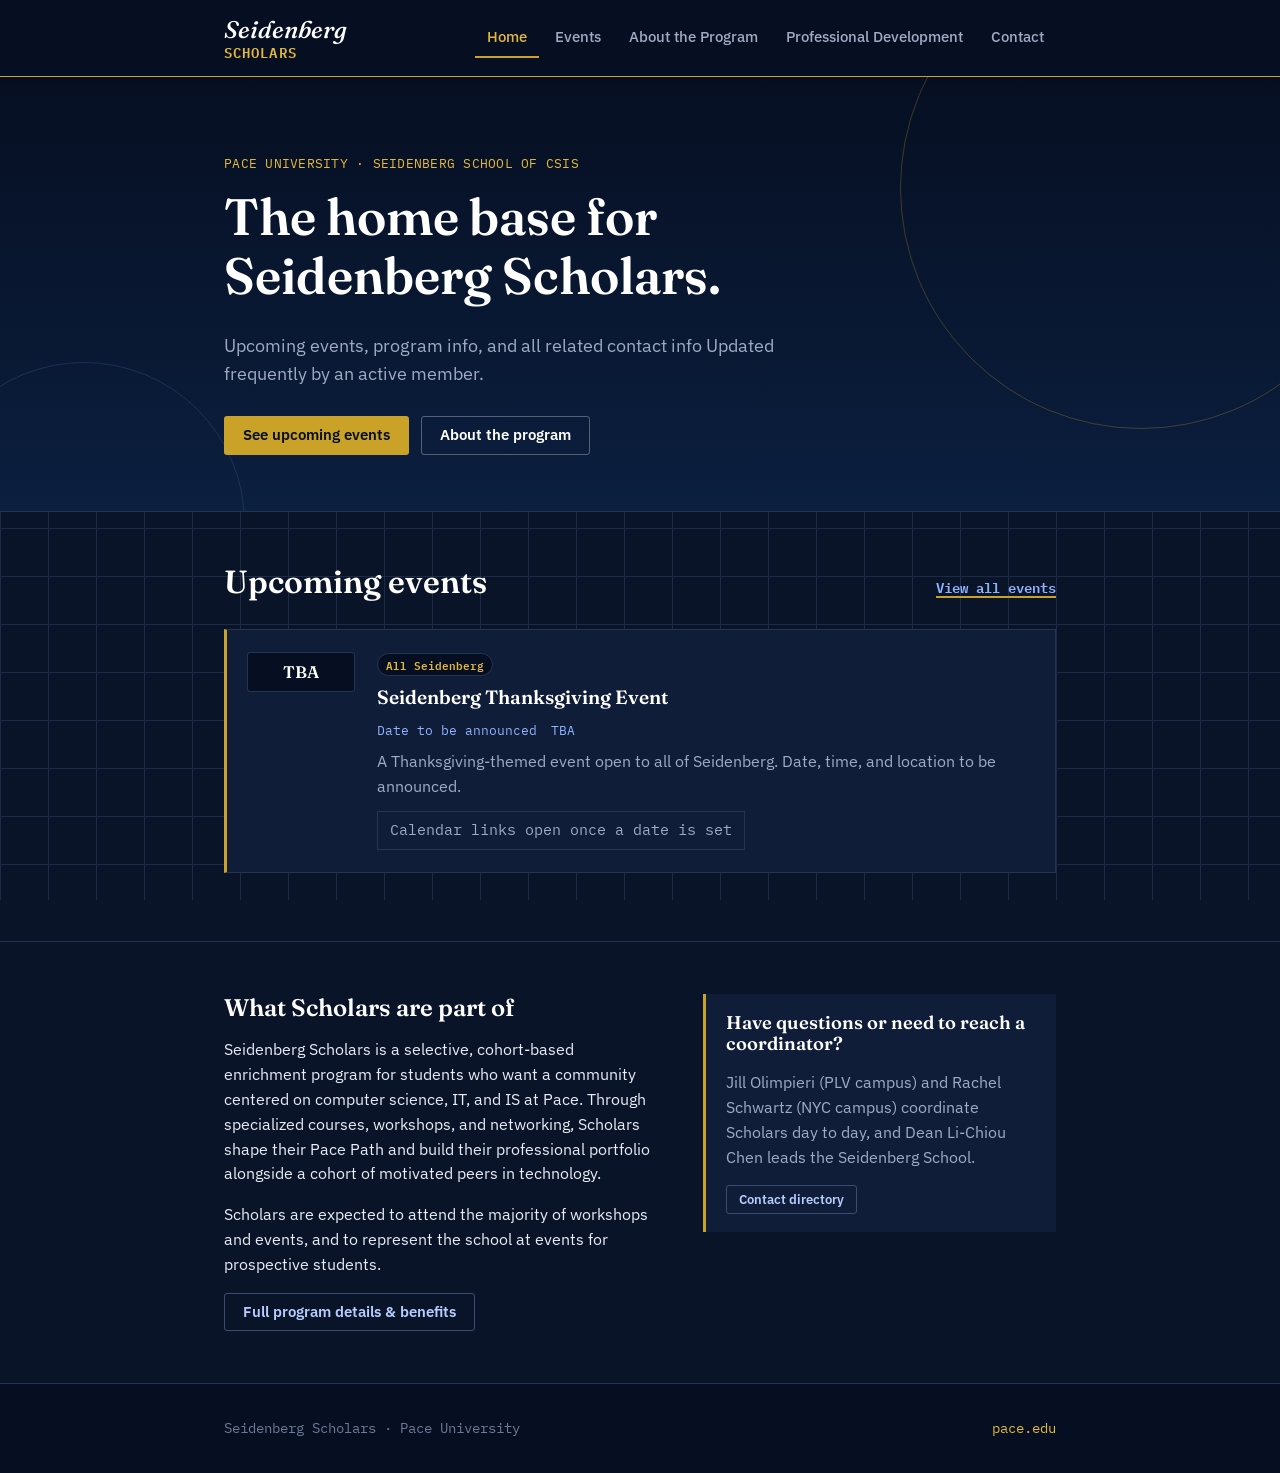
<file: index.html>
<!DOCTYPE html>
<html lang="en">
<head>
<meta charset="UTF-8">
<meta name="viewport" content="width=device-width, initial-scale=1.0">
<title>Seidenberg Scholars — Home</title>
<meta name="description" content="The hub for Seidenberg Scholars at Pace University: upcoming events, program benefits, and coordinator contacts.">
<link rel="stylesheet" href="css/style.css">
</head>
<body>
<a class="skip-link" href="#main">Skip to content</a>

<header class="site-header">
  <div class="wrap">
    <a class="wordmark" href="index.html">
      <span class="w1">Seidenberg</span>
      <span class="w2">SCHOLARS</span>
    </a>
    <nav class="site-nav" aria-label="Primary">
      <ul>
        <li><a href="index.html" aria-current="page">Home</a></li>
        <li><a href="events.html">Events</a></li>
        <li><a href="about.html">About the Program</a></li>
        <li><a href="professional-development.html">Professional Development</a></li>
        <li><a href="contact.html">Contact</a></li>
      </ul>
    </nav>
  </div>
</header>

<main id="main">
  <section class="hero">
    <div class="wrap">
      <p class="eyebrow">PACE UNIVERSITY · SEIDENBERG SCHOOL OF CSIS</p>
      <h1>The home base for Seidenberg Scholars.</h1>
      <p class="lede">Upcoming events, program info, and all related contact info Updated frequently by an active member.</p>
      <div class="hero-actions">
        <a class="btn btn-gold" href="events.html">See upcoming events</a>
        <a class="btn btn-outline" href="about.html">About the program</a>
      </div>
    </div>
  </section>

  <section class="section">
    <div class="wrap">
      <div class="section-head">
        <h2>Upcoming events</h2>
        <a class="view-all" href="events.html">View all events</a>
      </div>
      <div id="home-events">
        <div class="empty-state">Loading events…</div>
      </div>
    </div>
  </section>

  <section class="section" style="border-bottom:none;">
    <div class="wrap two-col">
      <div>
        <h2>What Scholars are part of</h2>
        <p>Seidenberg Scholars is a selective, cohort-based enrichment program for students who want a community centered on computer science, IT, and IS at Pace. Through specialized courses, workshops, and networking, Scholars shape their Pace Path and build their professional portfolio alongside a cohort of motivated peers in technology.</p>
        <p>Scholars are expected to attend the majority of workshops and events, and to represent the school at events for prospective students.</p>
        <a class="btn btn-line" href="about.html">Full program details &amp; benefits</a>
      </div>
      <div class="rule-card">
        <h3>Have questions or need to reach a coordinator?</h3>
        <p>Jill Olimpieri (PLV campus) and Rachel Schwartz (NYC campus) coordinate Scholars day to day, and Dean Li-Chiou Chen leads the Seidenberg School.</p>
        <a class="btn btn-line btn-small" href="contact.html">Contact directory</a>
      </div>
    </div>
  </section>
</main>

<footer class="site-footer">
  <div class="wrap">
    <span>Seidenberg Scholars · Pace University</span>
    <span><a href="https://www.pace.edu" target="_blank" rel="noopener">pace.edu</a></span>
  </div>
</footer>

<script src="js/events.js"></script>
<script>
  ScholarsEvents.loadEvents("#home-events", { upcomingOnly: true, limit: 3 });
</script>
</body>
</html>
</file>
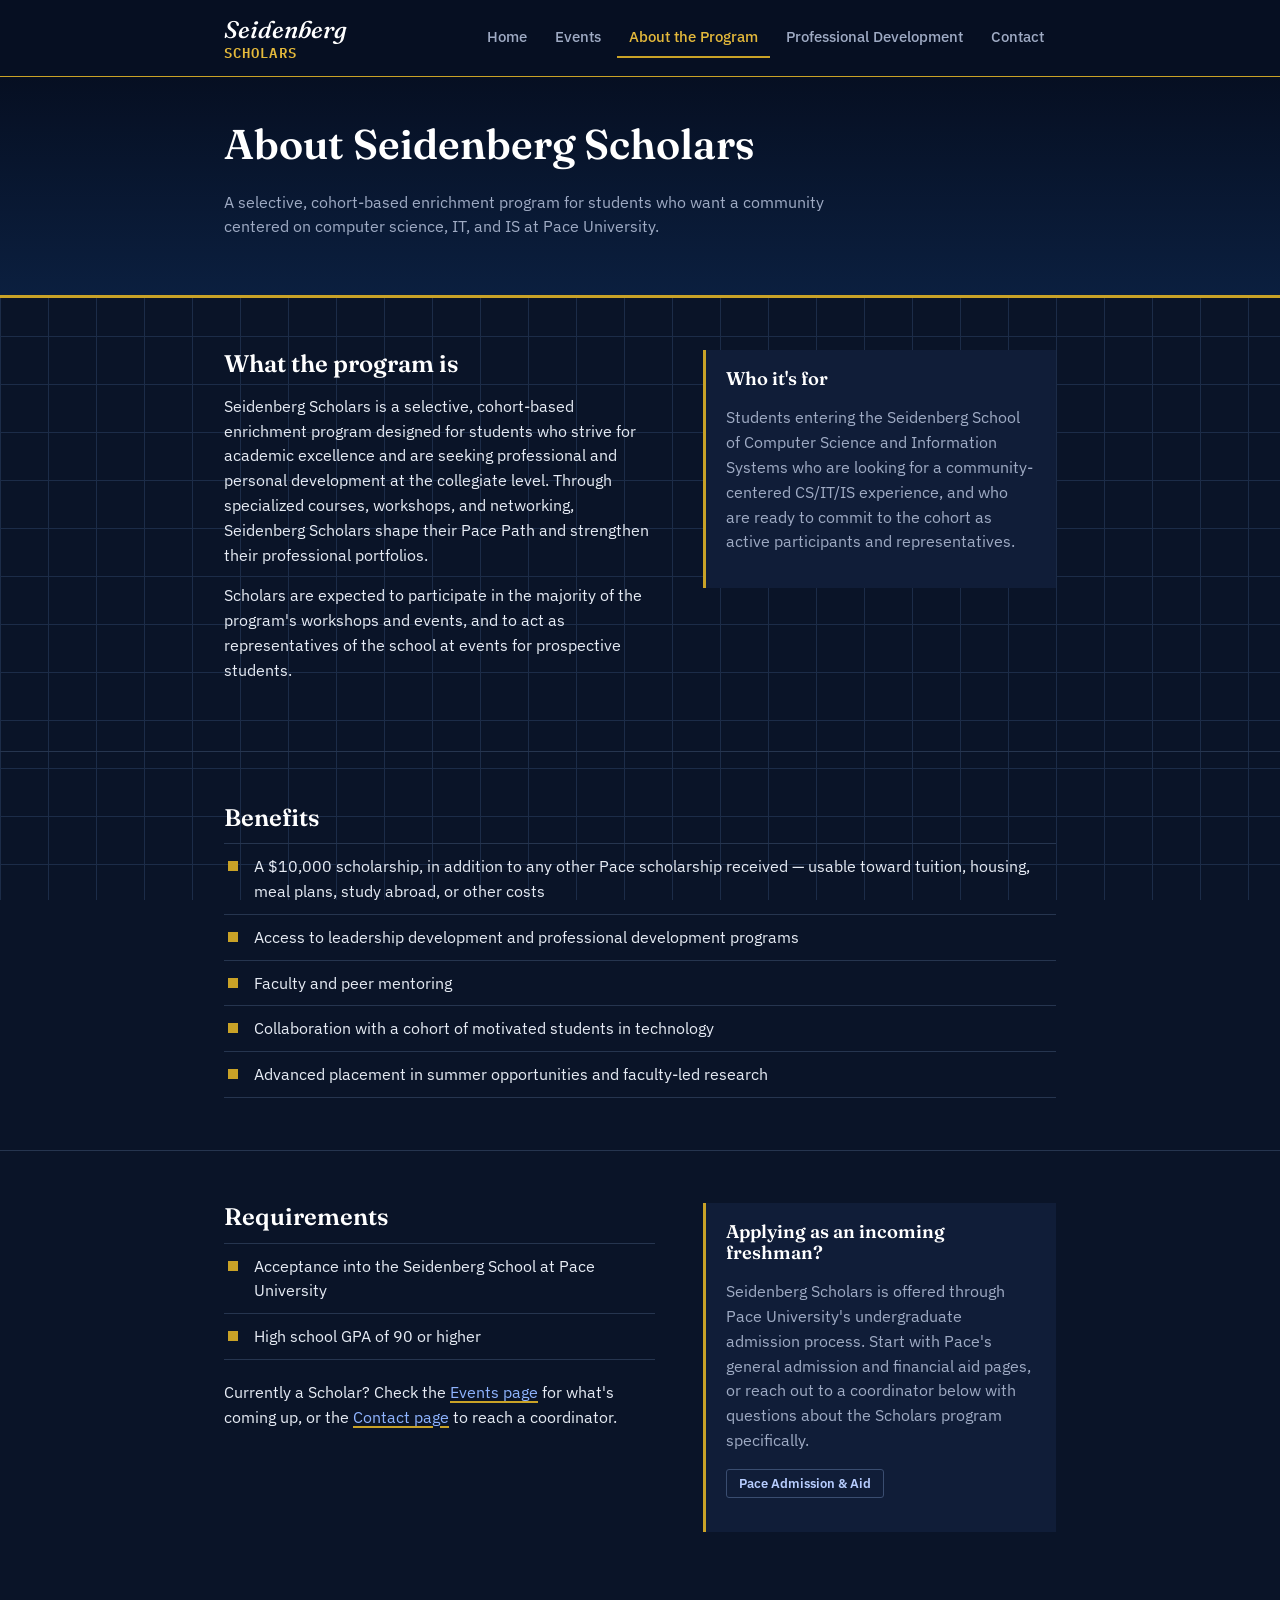
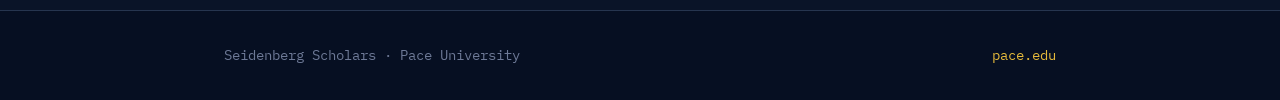
<file: about.html>
<!DOCTYPE html>
<html lang="en">
<head>
<meta charset="UTF-8">
<meta name="viewport" content="width=device-width, initial-scale=1.0">
<title>About the Program — Seidenberg Scholars</title>
<meta name="description" content="What Seidenberg Scholars is, who it's for, and what the program offers — for current Scholars and prospective incoming freshmen.">
<link rel="stylesheet" href="css/style.css">
</head>
<body>
<a class="skip-link" href="#main">Skip to content</a>

<header class="site-header">
  <div class="wrap">
    <a class="wordmark" href="index.html">
      <span class="w1">Seidenberg</span>
      <span class="w2">SCHOLARS</span>
    </a>
    <nav class="site-nav" aria-label="Primary">
      <ul>
        <li><a href="index.html">Home</a></li>
        <li><a href="events.html">Events</a></li>
        <li><a href="about.html" aria-current="page">About the Program</a></li>
        <li><a href="professional-development.html">Professional Development</a></li>
        <li><a href="contact.html">Contact</a></li>
      </ul>
    </nav>
  </div>
</header>

<main id="main">
  <section class="page-hero">
    <div class="wrap">
      <h1>About Seidenberg Scholars</h1>
      <p>A selective, cohort-based enrichment program for students who want a community centered on computer science, IT, and IS at Pace University.</p>
    </div>
  </section>

  <section class="section">
    <div class="wrap">
      <div class="two-col">
        <div>
          <h2>What the program is</h2>
          <p>Seidenberg Scholars is a selective, cohort-based enrichment program designed for students who strive for academic excellence and are seeking professional and personal development at the collegiate level. Through specialized courses, workshops, and networking, Seidenberg Scholars shape their Pace Path and strengthen their professional portfolios.</p>
          <p>Scholars are expected to participate in the majority of the program's workshops and events, and to act as representatives of the school at events for prospective students.</p>
        </div>
        <div class="rule-card">
          <h3>Who it's for</h3>
          <p>Students entering the Seidenberg School of Computer Science and Information Systems who are looking for a community-centered CS/IT/IS experience, and who are ready to commit to the cohort as active participants and representatives.</p>
        </div>
      </div>
    </div>
  </section>

  <section class="section">
    <div class="wrap">
      <h2>Benefits</h2>
      <ul class="check-list">
        <li>A $10,000 scholarship, in addition to any other Pace scholarship received — usable toward tuition, housing, meal plans, study abroad, or other costs</li>
        <li>Access to leadership development and professional development programs</li>
        <li>Faculty and peer mentoring</li>
        <li>Collaboration with a cohort of motivated students in technology</li>
        <li>Advanced placement in summer opportunities and faculty-led research</li>
      </ul>
    </div>
  </section>

  <section class="section" style="border-bottom:none;">
    <div class="wrap two-col">
      <div>
        <h2>Requirements</h2>
        <ul class="check-list">
          <li>Acceptance into the Seidenberg School at Pace University</li>
          <li>High school GPA of 90 or higher</li>
        </ul>
        <p style="margin-top:20px;">Currently a Scholar? Check the <a href="events.html">Events page</a> for what's coming up, or the <a href="contact.html">Contact page</a> to reach a coordinator.</p>
      </div>
      <div class="rule-card">
        <h3>Applying as an incoming freshman?</h3>
        <p>Seidenberg Scholars is offered through Pace University's undergraduate admission process. Start with Pace's general admission and financial aid pages, or reach out to a coordinator below with questions about the Scholars program specifically.</p>
        <p><a class="btn btn-line btn-small" href="https://www.pace.edu/admission-and-aid" target="_blank" rel="noopener">Pace Admission &amp; Aid</a></p>
        <!-- If you get a direct link to the Seidenberg Scholars application page,
             swap the URL above for it. -->
      </div>
    </div>
  </section>
</main>

<footer class="site-footer">
  <div class="wrap">
    <span>Seidenberg Scholars · Pace University</span>
    <span><a href="https://www.pace.edu" target="_blank" rel="noopener">pace.edu</a></span>
  </div>
</footer>
</body>
</html>
</file>
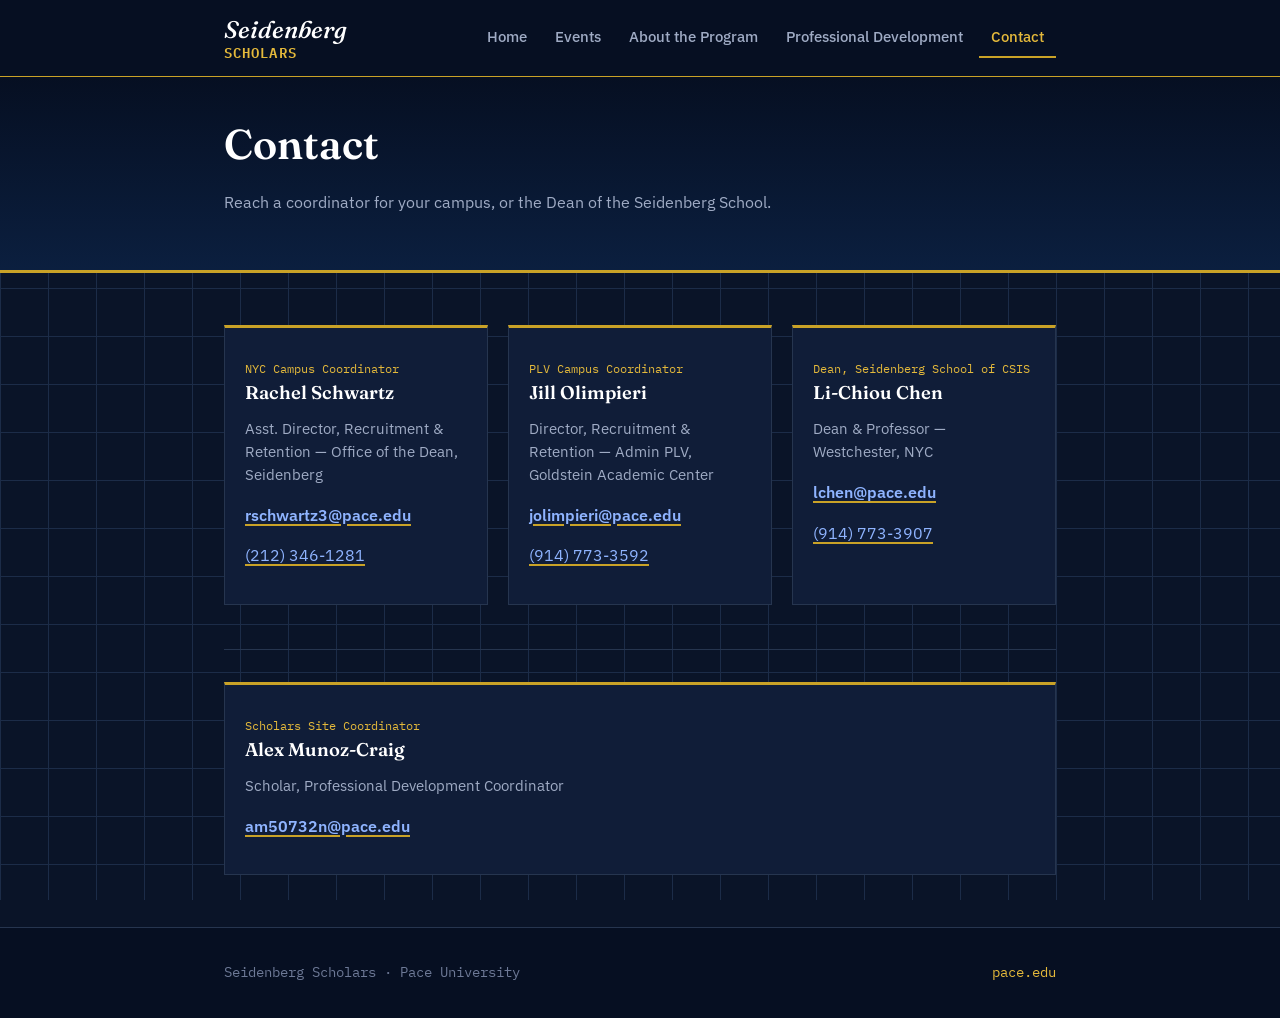
<file: contact.html>
<!DOCTYPE html>
<html lang="en">
<head>
<meta charset="UTF-8">
<meta name="viewport" content="width=device-width, initial-scale=1.0">
<title>Contact — Seidenberg Scholars</title>
<meta name="description" content="Contact the Seidenberg Scholars coordinators and the Dean of the Seidenberg School.">
<link rel="stylesheet" href="css/style.css">
</head>
<body>
<a class="skip-link" href="#main">Skip to content</a>

<header class="site-header">
  <div class="wrap">
    <a class="wordmark" href="index.html">
      <span class="w1">Seidenberg</span>
      <span class="w2">SCHOLARS</span>
    </a>
    <nav class="site-nav" aria-label="Primary">
      <ul>
        <li><a href="index.html">Home</a></li>
        <li><a href="events.html">Events</a></li>
        <li><a href="about.html">About the Program</a></li>
        <li><a href="professional-development.html">Professional Development</a></li>
        <li><a href="contact.html" aria-current="page">Contact</a></li>
      </ul>
    </nav>
  </div>
</header>

<main id="main">
  <section class="page-hero">
    <div class="wrap">
      <h1>Contact</h1>
      <p>Reach a coordinator for your campus, or the Dean of the Seidenberg School.</p>
    </div>
  </section>

  <section class="section" style="border-bottom:none;">
    <div class="wrap">
      <div class="contact-grid">

        <div class="contact-card">
          <p class="role">NYC Campus Coordinator</p>
          <h3>Rachel Schwartz</h3>
          <p class="campus">Asst. Director, Recruitment &amp; Retention — Office of the Dean, Seidenberg</p>
          <p><a class="email" href="mailto:rschwartz3@pace.edu">rschwartz3@pace.edu</a></p>
          <p><a href="tel:+12123461281">(212) 346-1281</a></p>
        </div>

        <div class="contact-card">
          <p class="role">PLV Campus Coordinator</p>
          <h3>Jill Olimpieri</h3>
          <p class="campus">Director, Recruitment &amp; Retention — Admin PLV, Goldstein Academic Center</p>
          <p><a class="email" href="mailto:jolimpieri@pace.edu">jolimpieri@pace.edu</a></p>
          <p><a href="tel:+19147733592">(914) 773-3592</a></p>
        </div>

        <div class="contact-card">
          <p class="role">Dean, Seidenberg School of CSIS</p>
          <h3>Li-Chiou Chen</h3>
          <p class="campus">Dean &amp; Professor — Westchester, NYC</p>
          <p><a class="email" href="mailto:lchen@pace.edu">lchen@pace.edu</a></p>
          <p><a href="tel:+19147733907">(914) 773-3907</a></p>
        </div>

      </div>

      <div class="contact-grid" style="margin-top:44px; padding-top:32px; border-top:1px solid var(--line);">
        <div class="contact-card">
          <p class="role">Scholars Site Coordinator</p>
          <h3>Alex Munoz-Craig</h3>
          <p class="campus">Scholar, Professional Development Coordinator</p>
          <p><a class="email" href="mailto:am50732n@pace.edu">am50732n@pace.edu</a></p>
        </div>
      </div>
    </div>
  </section>
</main>

<footer class="site-footer">
  <div class="wrap">
    <span>Seidenberg Scholars · Pace University</span>
    <span><a href="https://www.pace.edu" target="_blank" rel="noopener">pace.edu</a></span>
  </div>
</footer>
</body>
</html>
</file>
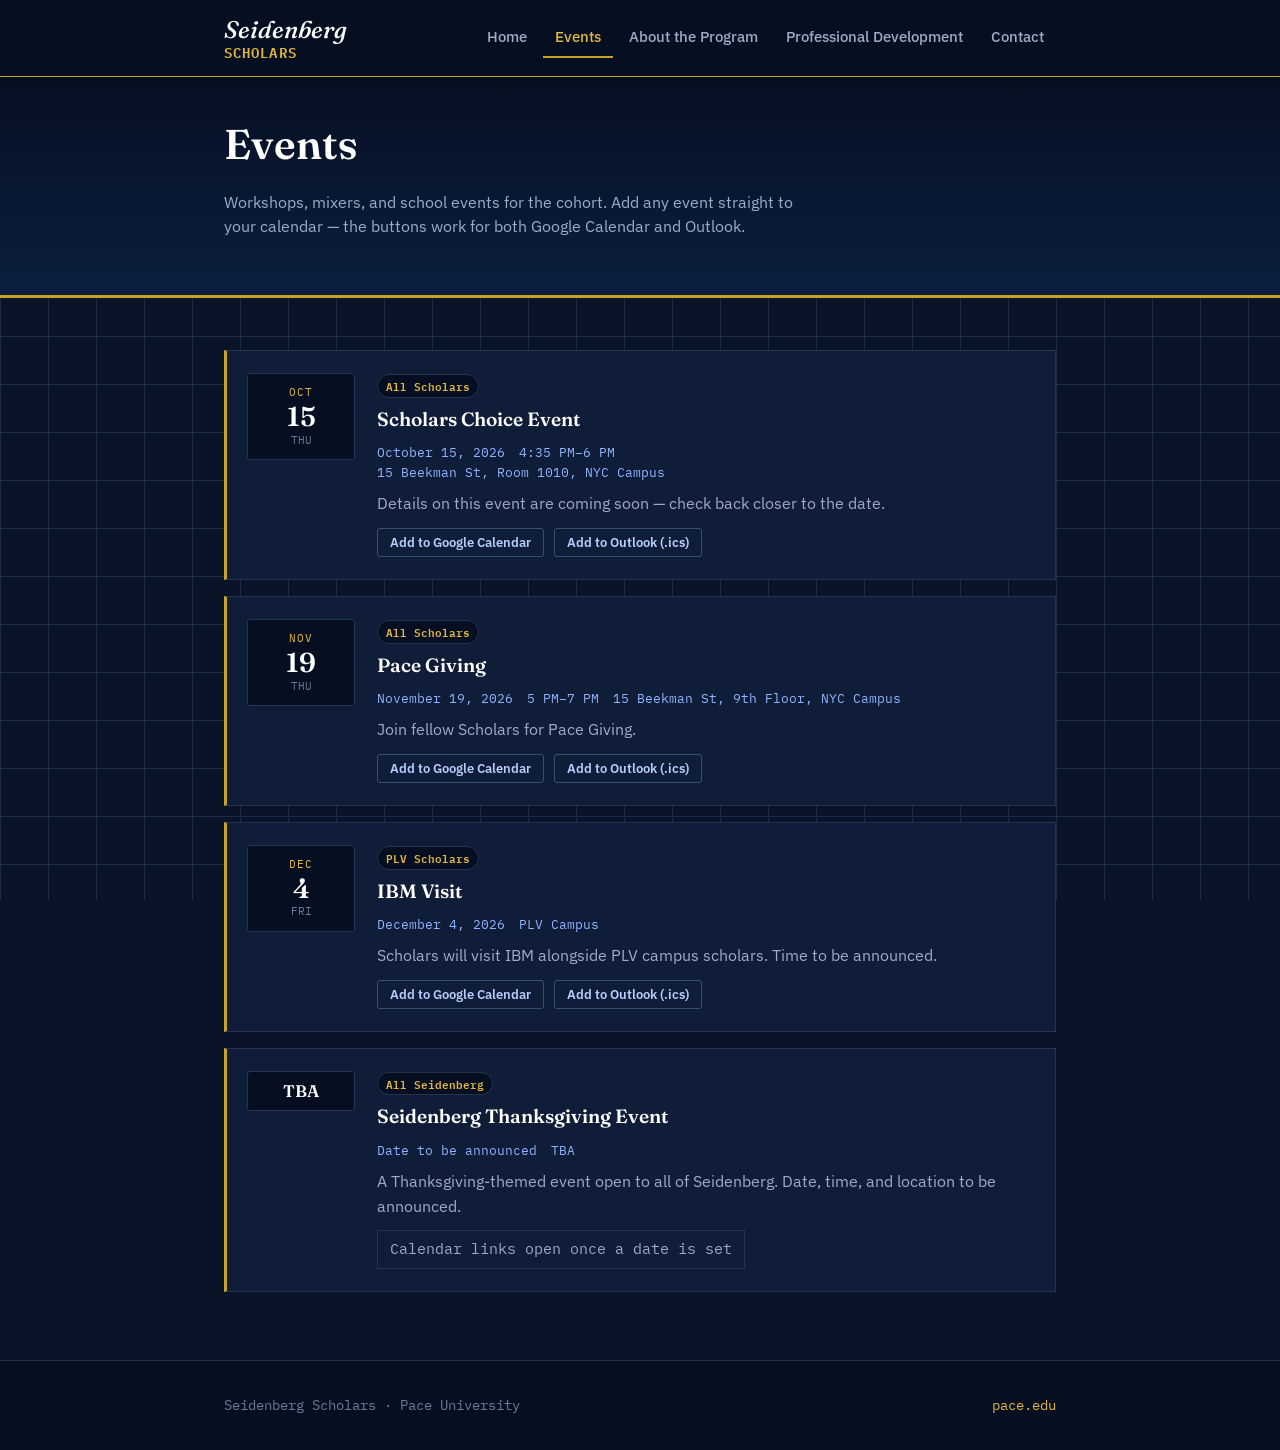
<file: events.html>
<!DOCTYPE html>
<html lang="en">
<head>
<meta charset="UTF-8">
<meta name="viewport" content="width=device-width, initial-scale=1.0">
<title>Events — Seidenberg Scholars</title>
<meta name="description" content="Upcoming Seidenberg Scholars events, with one-click Google Calendar and Outlook add buttons.">
<link rel="stylesheet" href="css/style.css">
</head>
<body>
<a class="skip-link" href="#main">Skip to content</a>

<header class="site-header">
  <div class="wrap">
    <a class="wordmark" href="index.html">
      <span class="w1">Seidenberg</span>
      <span class="w2">SCHOLARS</span>
    </a>
    <nav class="site-nav" aria-label="Primary">
      <ul>
        <li><a href="index.html">Home</a></li>
        <li><a href="events.html" aria-current="page">Events</a></li>
        <li><a href="about.html">About the Program</a></li>
        <li><a href="professional-development.html">Professional Development</a></li>
        <li><a href="contact.html">Contact</a></li>
      </ul>
    </nav>
  </div>
</header>

<main id="main">
  <section class="page-hero">
    <div class="wrap">
      <h1>Events</h1>
      <p>Workshops, mixers, and school events for the cohort. Add any event straight to your calendar — the buttons work for both Google Calendar and Outlook.</p>
    </div>
  </section>

  <section class="section" style="border-bottom:none;">
    <div class="wrap">
      <div id="events-list">
        <div class="empty-state">Loading events…</div>
      </div>
    </div>
  </section>
</main>

<footer class="site-footer">
  <div class="wrap">
    <span>Seidenberg Scholars · Pace University</span>
    <span><a href="https://www.pace.edu" target="_blank" rel="noopener">pace.edu</a></span>
  </div>
</footer>

<script src="js/events.js"></script>
<script>
  ScholarsEvents.loadEvents("#events-list");
</script>
</body>
</html>
</file>
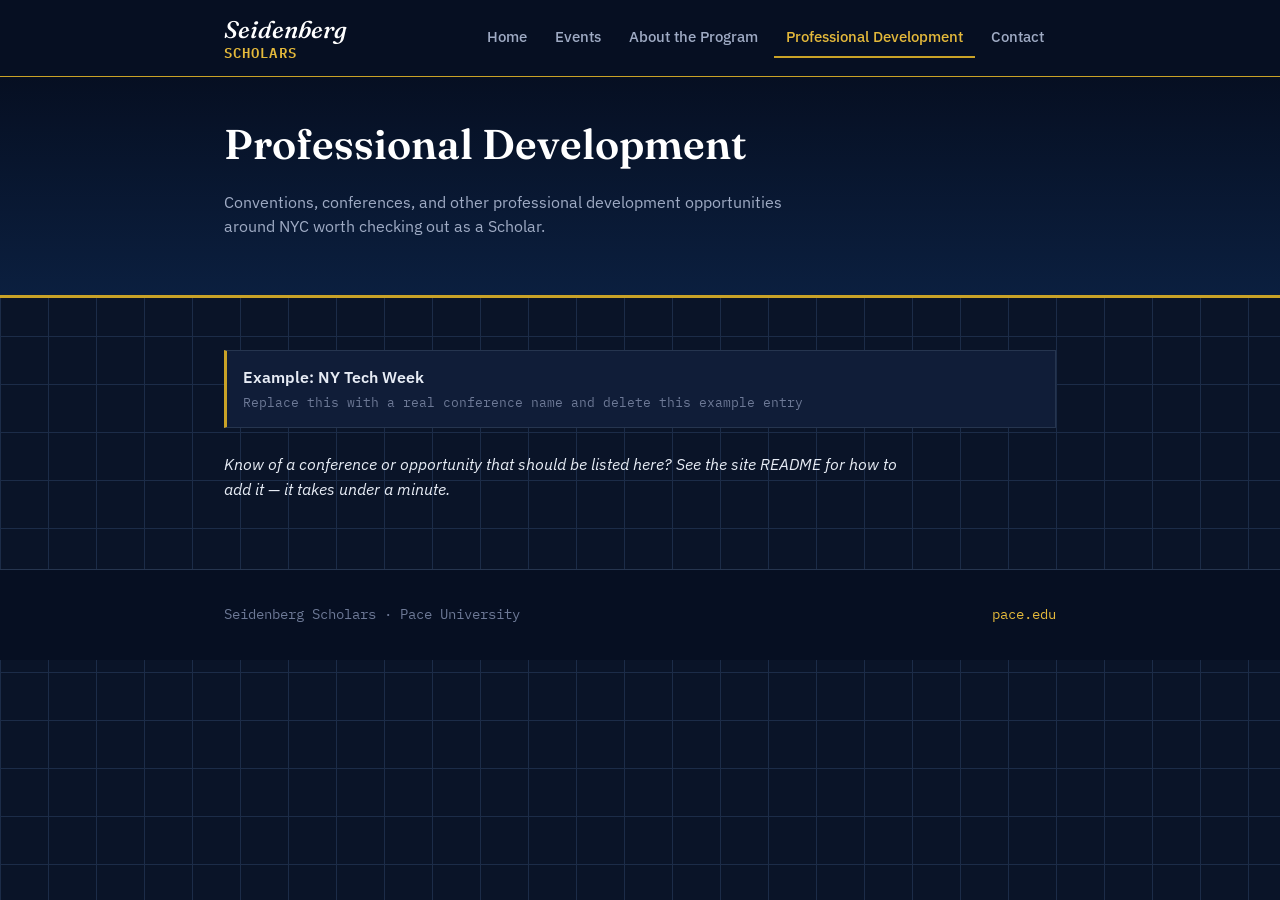
<file: professional-development.html>
<!DOCTYPE html>
<html lang="en">
<head>
<meta charset="UTF-8">
<meta name="viewport" content="width=device-width, initial-scale=1.0">
<title>Professional Development — Seidenberg Scholars</title>
<meta name="description" content="Conventions, conferences, and professional development opportunities in NYC for Seidenberg Scholars.">
<link rel="stylesheet" href="css/style.css">
</head>
<body>
<a class="skip-link" href="#main">Skip to content</a>

<header class="site-header">
  <div class="wrap">
    <a class="wordmark" href="index.html">
      <span class="w1">Seidenberg</span>
      <span class="w2">SCHOLARS</span>
    </a>
    <nav class="site-nav" aria-label="Primary">
      <ul>
        <li><a href="index.html">Home</a></li>
        <li><a href="events.html">Events</a></li>
        <li><a href="about.html">About the Program</a></li>
        <li><a href="professional-development.html" aria-current="page">Professional Development</a></li>
        <li><a href="contact.html">Contact</a></li>
      </ul>
    </nav>
  </div>
</header>

<main id="main">
  <section class="page-hero">
    <div class="wrap">
      <h1>Professional Development</h1>
      <p>Conventions, conferences, and other professional development opportunities around NYC worth checking out as a Scholar.</p>
    </div>
  </section>

  <section class="section" style="border-bottom:none;">
    <div class="wrap">
      <div id="pd-links">
        <div class="empty-state">Loading…</div>
      </div>
      <p style="margin-top:24px;"><em>Know of a conference or opportunity that should be listed here? See the site README for how to add it — it takes under a minute.</em></p>
    </div>
  </section>
</main>

<footer class="site-footer">
  <div class="wrap">
    <span>Seidenberg Scholars · Pace University</span>
    <span><a href="https://www.pace.edu" target="_blank" rel="noopener">pace.edu</a></span>
  </div>
</footer>

<script src="js/prof-dev.js"></script>
<script>
  ScholarsProfDev.loadProfDev("#pd-links");
</script>
</body>
</html>
</file>
<file: css/style.css>
/* ==========================================================================
   Seidenberg Scholars — shared stylesheet
   Dark, techy palette: navy/slate/blue-gray with gold accent.
   Edit the variables below to retheme the whole site in one place.
   ========================================================================== */

@import url('https://fonts.googleapis.com/css2?family=Fraunces:ital,opsz,wght@0,9..144,400;0,9..144,500;0,9..144,600;1,9..144,500&family=IBM+Plex+Sans:wght@400;500;600;700&family=IBM+Plex+Mono:wght@400;500;600&display=swap');

:root {
  --navy: #0b1f3f;
  --navy-deep: #060f22;
  --navy-mid: #14315c;
  --gold: #c9a227;
  --gold-bright: #e4b93b;

  /* techy blue-gray surfaces, replacing the old near-white paper */
  --bg: #0a1428;
  --surface: #101d38;
  --surface-raised: #142544;
  --line: #26354f;
  --line-soft: #1c2c48;

  --white: #ffffff;
  --ink: #e7ecf5;
  --ink-soft: #9fabc4;
  --ink-faint: #6d7996;

  --serif: 'Fraunces', Georgia, serif;
  --sans: 'IBM Plex Sans', -apple-system, BlinkMacSystemFont, 'Segoe UI', sans-serif;
  --mono: 'IBM Plex Mono', 'SFMono-Regular', Menlo, monospace;

  --max: 880px;
}

* { box-sizing: border-box; }
html { scroll-behavior: smooth; }

@media (prefers-reduced-motion: reduce) {
  html { scroll-behavior: auto; }
  * { animation-duration: 0.01ms !important; transition-duration: 0.01ms !important; }
}

body {
  margin: 0;
  font-family: var(--sans);
  color: var(--ink);
  background:
    linear-gradient(var(--line-soft) 1px, transparent 1px),
    linear-gradient(90deg, var(--line-soft) 1px, transparent 1px),
    var(--bg);
  background-size: 48px 48px, 48px 48px, auto;
  background-attachment: fixed;
  line-height: 1.55;
  -webkit-font-smoothing: antialiased;
}

img { max-width: 100%; display: block; }

a {
  color: #8fb4ff;
  text-decoration-color: var(--gold);
  text-decoration-thickness: 2px;
  text-underline-offset: 3px;
}
a:hover { color: #b7cdff; }

a:focus-visible,
button:focus-visible,
[tabindex]:focus-visible {
  outline: 3px solid var(--gold);
  outline-offset: 2px;
}

h1, h2, h3 {
  font-family: var(--serif);
  font-weight: 600;
  color: var(--white);
  line-height: 1.15;
  margin: 0 0 0.5em;
}

p { max-width: 68ch; color: var(--ink); }

.wrap {
  max-width: var(--max);
  margin: 0 auto;
  padding: 0 24px;
}

/* ---------- Skip link ---------- */
.skip-link {
  position: absolute;
  left: -999px;
  top: 0;
  background: var(--gold);
  color: var(--navy-deep);
  padding: 10px 16px;
  font-weight: 600;
  z-index: 100;
}
.skip-link:focus { left: 16px; top: 16px; }

/* ---------- Header / Nav ---------- */
.site-header {
  background: var(--navy-deep);
  border-bottom: 1px solid var(--gold);
  box-shadow: 0 1px 0 rgba(0,0,0,0.4);
}
.site-header .wrap {
  display: flex;
  align-items: center;
  justify-content: space-between;
  min-height: 76px;
  flex-wrap: wrap;
  gap: 12px 24px;
  padding-top: 12px;
  padding-bottom: 12px;
}

.wordmark {
  display: flex;
  flex-direction: column;
  line-height: 1;
  color: var(--white);
  text-decoration: none;
}
.wordmark:hover { color: var(--white); }
.wordmark .w1 {
  font-family: var(--serif);
  font-style: italic;
  font-weight: 500;
  font-size: 1.5rem;
}
.wordmark .w2 {
  font-family: var(--mono);
  font-weight: 600;
  font-size: 0.85rem;
  letter-spacing: 0.08em;
  color: var(--gold-bright);
  margin-top: 3px;
}

.site-nav ul {
  list-style: none;
  display: flex;
  flex-wrap: wrap;
  gap: 4px 4px;
  margin: 0;
  padding: 0;
}
.site-nav a {
  display: inline-block;
  color: var(--ink-soft);
  text-decoration: none;
  font-weight: 500;
  font-size: 0.92rem;
  font-family: var(--sans);
  padding: 8px 12px;
  border-bottom: 2px solid transparent;
}
.site-nav a:hover { color: var(--white); border-bottom-color: var(--gold); }
.site-nav a[aria-current="page"] {
  color: var(--gold-bright);
  border-bottom-color: var(--gold);
}

/* ---------- Hero ---------- */
.hero {
  background: linear-gradient(180deg, var(--navy-deep), var(--navy));
  color: var(--white);
  padding: 64px 0 56px;
  position: relative;
  overflow: hidden;
  border-bottom: 1px solid var(--line);
}
.hero::after {
  content: "";
  position: absolute;
  right: -8%;
  top: -30%;
  width: 480px;
  height: 480px;
  border: 1px solid rgba(201, 162, 39, 0.28);
  border-radius: 50%;
}
.hero::before {
  content: "";
  position: absolute;
  left: -6%;
  bottom: -40%;
  width: 320px;
  height: 320px;
  border: 1px solid rgba(143, 180, 255, 0.14);
  border-radius: 50%;
}
.hero .eyebrow {
  font-family: var(--mono);
  font-size: 0.8rem;
  color: var(--gold-bright);
  margin-bottom: 14px;
  letter-spacing: 0.02em;
}
.hero h1 {
  color: var(--white);
  font-size: clamp(2.1rem, 4.2vw, 3.2rem);
  max-width: 16ch;
}
.hero p.lede {
  color: var(--ink-soft);
  font-size: 1.15rem;
  max-width: 56ch;
  margin-top: 14px;
}
.hero .hero-actions {
  margin-top: 28px;
  display: flex;
  gap: 12px;
  flex-wrap: wrap;
}

.page-hero {
  background: linear-gradient(180deg, var(--navy-deep), var(--navy));
  color: var(--white);
  padding: 44px 0 40px;
  border-bottom: 3px solid var(--gold);
}
.page-hero h1 { color: var(--white); font-size: clamp(1.8rem, 3.6vw, 2.6rem); }
.page-hero p { color: var(--ink-soft); margin-top: 10px; max-width: 60ch; }

/* ---------- Buttons ---------- */
.btn {
  display: inline-flex;
  align-items: center;
  gap: 8px;
  font-family: var(--sans);
  font-weight: 600;
  font-size: 0.92rem;
  padding: 11px 18px;
  border-radius: 3px;
  border: 1.5px solid transparent;
  cursor: pointer;
  text-decoration: none;
  line-height: 1;
}
.btn-gold {
  background: var(--gold);
  color: var(--navy-deep);
}
.btn-gold:hover { background: var(--gold-bright); color: var(--navy-deep); }
.btn-outline {
  background: transparent;
  border-color: rgba(255,255,255,0.3);
  color: var(--white);
}
.btn-outline:hover { border-color: var(--gold); color: var(--white); }
.btn-line {
  background: transparent;
  border-color: #3a4d70;
  color: #b7cdff;
}
.btn-line:hover { background: var(--surface-raised); border-color: var(--gold); color: var(--white); }
.btn-small { padding: 7px 12px; font-size: 0.82rem; }

/* ---------- Sections ---------- */
main { display: block; }
.section {
  padding: 52px 0;
  border-bottom: 1px solid var(--line);
}
.section:last-of-type { border-bottom: none; }
.section-head {
  display: flex;
  justify-content: space-between;
  align-items: baseline;
  gap: 16px;
  flex-wrap: wrap;
  margin-bottom: 28px;
}
.section-head h2 { margin: 0; font-size: clamp(1.5rem, 2.8vw, 2rem); }
.section-head .view-all { white-space: nowrap; font-weight: 600; font-family: var(--mono); font-size: 0.85rem; }

/* ---------- Cards / lists with left rule instead of boxed shadow ---------- */
.rule-card {
  border-left: 3px solid var(--gold);
  background: var(--surface);
  padding: 18px 20px;
  margin-bottom: 26px;
}
.rule-card h3 { font-size: 1.15rem; margin-bottom: 6px; color: var(--white); }
.rule-card p { color: var(--ink-soft); }

.two-col {
  display: grid;
  grid-template-columns: 1.1fr 0.9fr;
  gap: 48px;
  align-items: start;
}
@media (max-width: 760px) {
  .two-col { grid-template-columns: 1fr; }
}

/* ---------- Event cards ---------- */
.event-list { display: flex; flex-direction: column; gap: 0; }
.event-card {
  display: grid;
  grid-template-columns: 108px 1fr;
  gap: 22px;
  padding: 22px 20px;
  border: 1px solid var(--line);
  border-left: 3px solid var(--gold);
  background: var(--surface);
  margin-bottom: 16px;
}
.event-date-block {
  font-family: var(--mono);
  text-align: center;
  background: var(--navy-deep);
  border: 1px solid var(--line);
  color: var(--white);
  border-radius: 3px;
  padding: 10px 4px;
  height: fit-content;
}
.event-date-block .month {
  display: block;
  font-size: 0.7rem;
  letter-spacing: 0.06em;
  color: var(--gold-bright);
}
.event-date-block .day {
  display: block;
  font-family: var(--serif);
  font-size: 1.7rem;
  font-weight: 600;
  line-height: 1.1;
  color: var(--white);
}
.event-date-block .weekday {
  display: block;
  font-size: 0.7rem;
  color: var(--ink-faint);
}
.event-date-block.tba .day { font-size: 1.05rem; }

.event-body h3 { margin-bottom: 4px; font-size: 1.2rem; color: var(--white); }
.event-meta {
  font-family: var(--mono);
  font-size: 0.82rem;
  color: #8fb4ff;
  margin-bottom: 8px;
}
.event-meta span { margin-right: 14px; display: inline-block; }
.event-audience {
  display: inline-block;
  font-family: var(--mono);
  font-size: 0.7rem;
  font-weight: 600;
  color: var(--gold-bright);
  background: var(--navy-deep);
  border: 1px solid var(--line);
  padding: 2px 8px;
  border-radius: 20px;
  margin-bottom: 10px;
}
.event-desc { margin: 0 0 12px; color: var(--ink-soft); }
.event-actions { display: flex; gap: 10px; flex-wrap: wrap; }

.empty-state {
  border: 1px dashed var(--line);
  background: var(--surface);
  padding: 28px 24px;
  color: var(--ink-soft);
  font-style: italic;
}

@media (max-width: 560px) {
  .event-card { grid-template-columns: 64px 1fr; gap: 14px; }
  .event-date-block .day { font-size: 1.3rem; }
}

/* ---------- Benefits / requirements lists ---------- */
.check-list { list-style: none; margin: 0; padding: 0; }
.check-list li {
  padding: 10px 4px 10px 30px;
  border-top: 1px solid var(--line);
  position: relative;
  color: var(--ink);
}
.check-list li:last-child { border-bottom: 1px solid var(--line); }
.check-list li::before {
  content: "";
  position: absolute;
  left: 4px;
  top: 17px;
  width: 10px;
  height: 10px;
  background: var(--gold);
}

/* ---------- Contact cards ---------- */
.contact-grid {
  display: grid;
  grid-template-columns: repeat(auto-fit, minmax(230px, 1fr));
  gap: 20px;
}
.contact-card {
  border: 1px solid var(--line);
  border-top: 3px solid var(--gold);
  background: var(--surface);
  padding: 18px 20px 20px;
}
.contact-card .role {
  font-family: var(--mono);
  font-size: 0.78rem;
  color: var(--gold-bright);
  margin-bottom: 4px;
}
.contact-card h3 { margin-bottom: 2px; font-size: 1.15rem; color: var(--white); }
.contact-card .campus { color: var(--ink-soft); font-size: 0.92rem; margin-bottom: 10px; }
.contact-card a.email { font-weight: 600; }

/* ---------- Footer ---------- */
.site-footer {
  background: var(--navy-deep);
  color: var(--ink-faint);
  border-top: 1px solid var(--line);
  padding: 34px 0;
  margin-top: 0;
}
.site-footer .wrap {
  display: flex;
  justify-content: space-between;
  flex-wrap: wrap;
  gap: 12px;
  font-size: 0.85rem;
  font-family: var(--mono);
}
.site-footer a { color: var(--gold-bright); text-decoration: none; }
.site-footer a:hover { text-decoration: underline; }

/* ---------- Misc ---------- */
.pill-links { list-style: none; margin: 0; padding: 0; }
.pill-links li { margin-bottom: 10px; }
.pill-links a {
  display: block;
  padding: 14px 16px;
  background: var(--surface);
  border: 1px solid var(--line);
  border-left: 3px solid var(--gold);
  text-decoration: none;
  color: var(--ink);
  font-weight: 600;
}
.pill-links a:hover { background: var(--surface-raised); border-left-color: var(--gold-bright); }
.pill-links .src { display: block; font-weight: 400; font-family: var(--mono); font-size: 0.8rem; color: var(--ink-faint); margin-top: 3px; }

.note-box {
  background: var(--surface);
  border: 1px solid var(--line);
  padding: 16px 18px;
  font-size: 0.92rem;
  color: var(--ink-soft);
  font-family: var(--mono);
}
</file>
